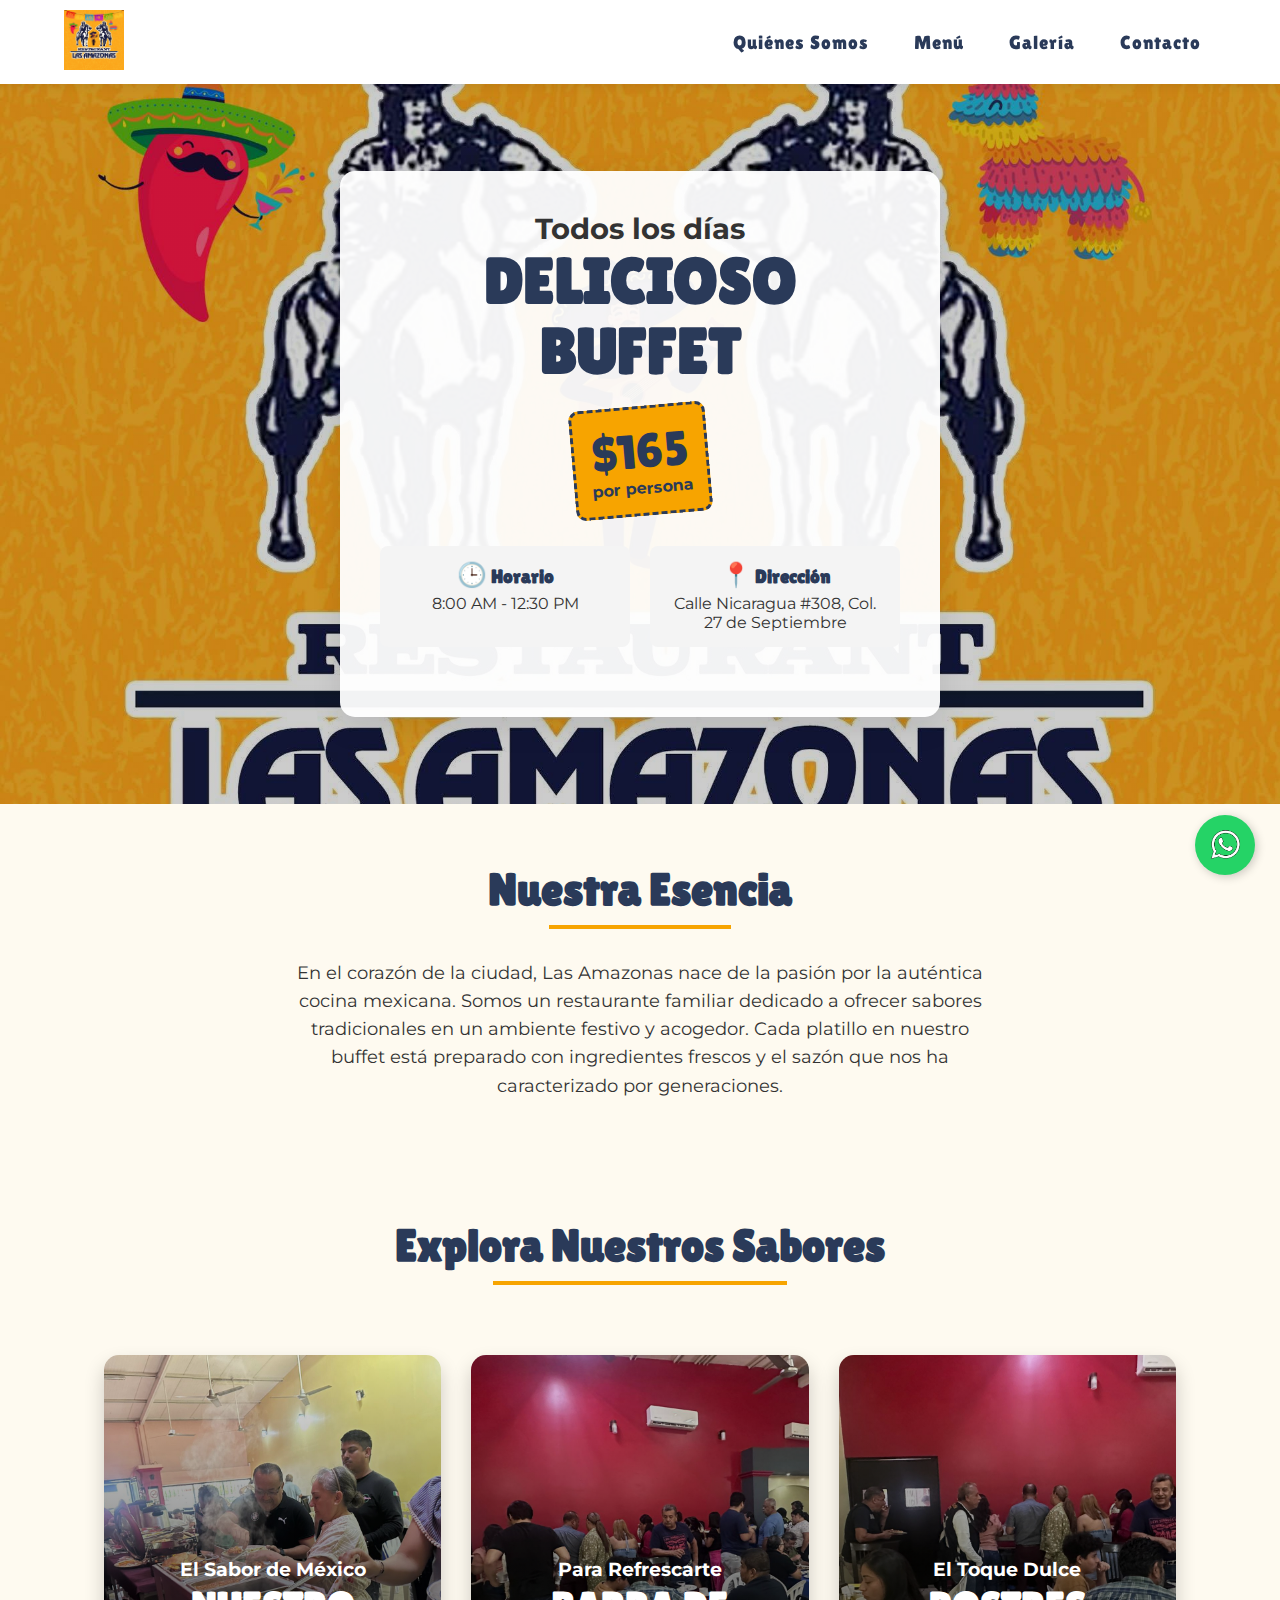
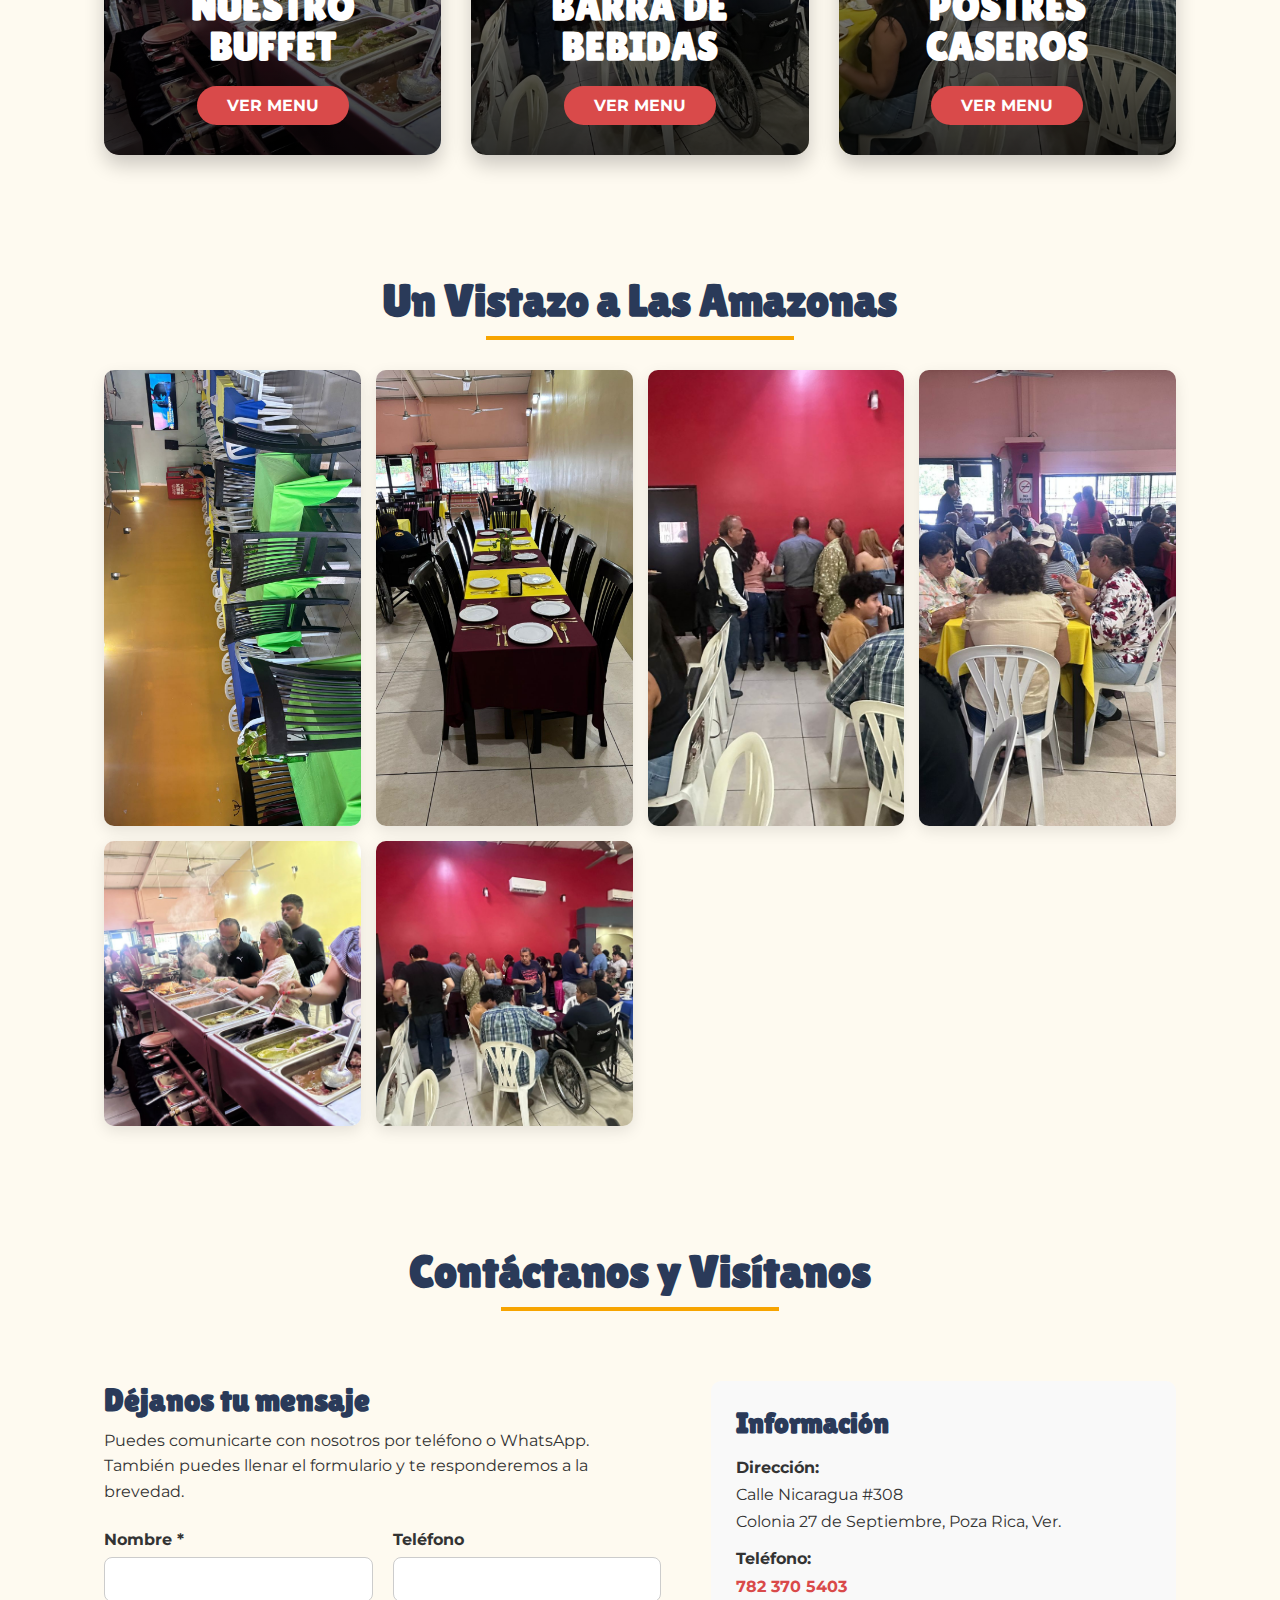
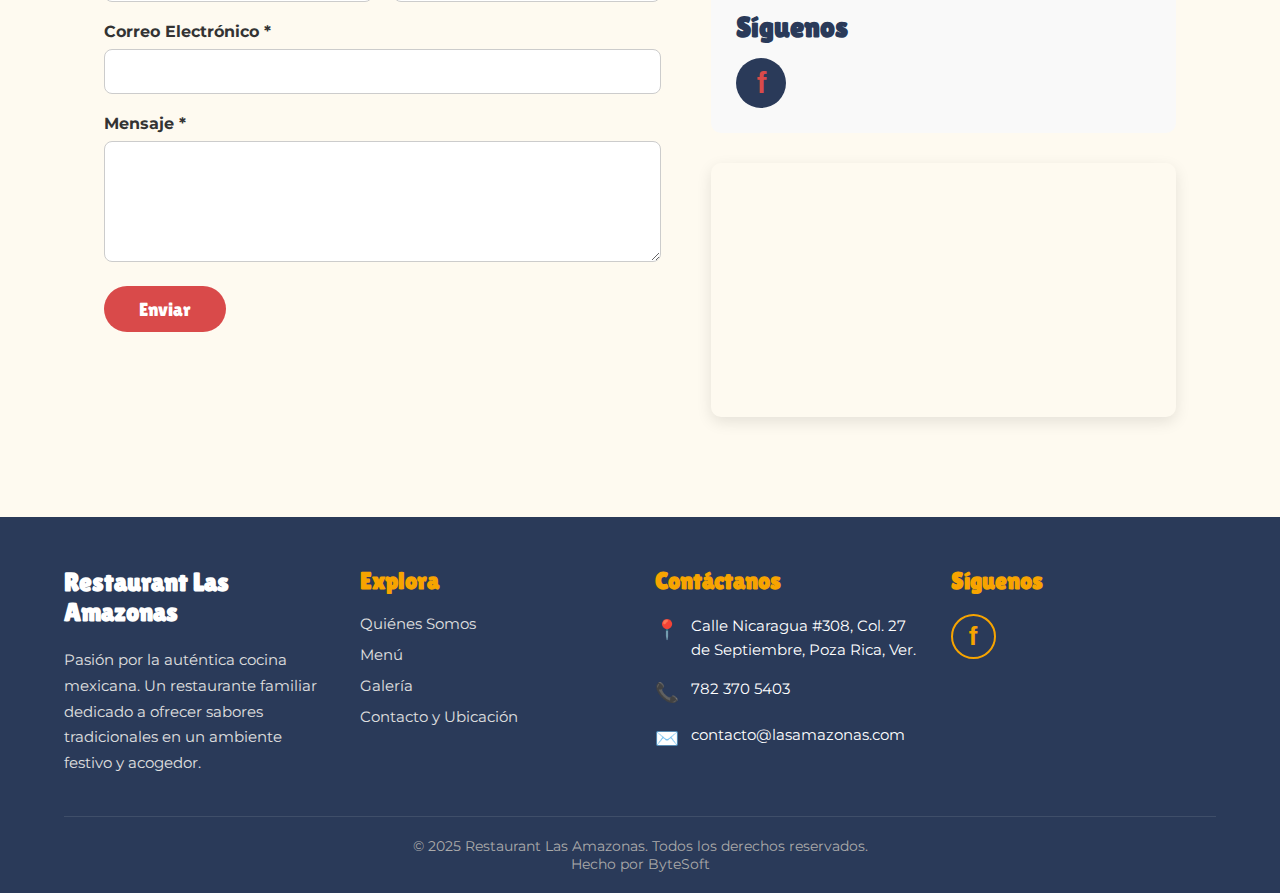
<file: Amazonas.html>
<!DOCTYPE html>
<html lang="es">
<head>
    <meta charset="UTF-8">
    <meta name="viewport" content="width=device-width, initial-scale=1.0">
    <title>Restaurant Las Amazonas</title>
    <link rel="icon" type="image/jpeg" href="logo.jpg">
    <link rel="stylesheet" href="Styles.css">
    <link rel="preconnect" href="https://fonts.googleapis.com">
    <link rel="preconnect" href="https://fonts.gstatic.com" crossorigin>
    <link href="https://fonts.googleapis.com/css2?family=Lilita+One&family=Montserrat:wght@400;700&display=swap" rel="stylesheet">
</head>
<body>

    <header class="main-header">
        <nav class="navbar">
            <div class="navbar-logo">
                <a href="#"><img src="logo.jpg" alt="Logo Restaurant Las Amazonas"></a>
            </div>
            <div class="navbar-menu">
                <a href="#quienes-somos">Quiénes Somos</a>
                <a href="menu.html">Menú</a>
                <a href="#galeria">Galería</a>
                <a href="#contacto">Contacto</a>
            </div>
        </nav>
    </header>

    <main>
        <a href="https://wa.me/5217823705403" class="whatsapp-float-btn" target="_blank">
    <img src="w.png" alt="Contactar por WhatsApp">
</a>
</a>

        <section class="hero">
            <div class="hero-content">
                <h1 class="hero-title">Todos los días</h1>
                <h2 class="hero-subtitle">DELICIOSO BUFFET</h2>
                <div class="price-badge">
                    <span class="price">$165</span>
                    <span class="per-person">por persona</span>
                </div>
                <div class="info-banner">
                    <div class="info-item">
                        <h3><span class="icon">🕒</span> Horario</h3>
                        <p>8:00 AM - 12:30 PM</p>
                    </div>
                    <div class="info-item">
                        <h3><span class="icon">📍</span> Dirección</h3>
                        <p>Calle Nicaragua #308, Col. 27 de Septiembre</p>
                    </div>
                </div>
            </div>
        </section>

        <section id="quienes-somos" class="content-section">
            <h2 class="section-title">Nuestra Esencia</h2>
            <p class="section-paragraph">
                En el corazón de la ciudad, Las Amazonas nace de la pasión por la auténtica cocina mexicana. Somos un restaurante familiar dedicado a ofrecer sabores tradicionales en un ambiente festivo y acogedor. Cada platillo en nuestro buffet está preparado con ingredientes frescos y el sazón que nos ha caracterizado por generaciones.
            </p>
        </section>

        <section id="menu" class="content-section">
            <h2 class="section-title">Explora Nuestros Sabores</h2>
            <div class="menu-container">
                <div class="menu-card">
                    <img src="g8.jpg" alt="Buffet de comida mexicana">
                    <div class="menu-card-overlay">
                        <h3>El Sabor de México</h3>
                        <h2>NUESTRO BUFFET</h2>
                        <a href="menu.html" class="btn-menu">VER MENU</a>
                    </div>
                </div>
                <div class="menu-card">
                    <img src="g9.jpg" alt="Bebidas refrescantes">
                    <div class="menu-card-overlay">
                        <h3>Para Refrescarte</h3>
                        <h2>BARRA DE BEBIDAS</h2>
                        <a href="menu.html" class="btn-menu">VER MENU</a>
                    </div>
                </div>
                <div class="menu-card">
                    <img src="g6.jpg" alt="Postres tradicionales">
                     <div class="menu-card-overlay">
                        <h3>El Toque Dulce</h3>
                        <h2>POSTRES CASEROS</h2>
                        <a href="menu.html" class="btn-menu">VER MENU</a>
                    </div>
                </div>
            </div>
        </section>

        <section id="galeria" class="content-section">
            <h2 class="section-title">Un Vistazo a Las Amazonas</h2>
            <div class="gallery-grid">
                <div class="gallery-item"><img src="g3.jpg" alt="Platillo 1"></div>
                <div class="gallery-item"><img src="g4.jpg" alt="Ambiente del restaurante"></div>
                <div class="gallery-item"><img src="g6.jpg" alt="Detalle de comida"></div>
                <div class="gallery-item"><img src="g7.jpg" alt="Bebida"></div>
                <div class="gallery-item"><img src="g8.jpg" alt="Tacos"></div>
                <div class="gallery-item"><img src="g9.jpg" alt="Decoración"></div>
            </div>
        </section>

        <section id="contacto" class="content-section">
    <h2 class="section-title">Contáctanos y Visítanos</h2>
    <div class="contact-container">
        
        <div class="contact-form">
            <h3>Déjanos tu mensaje</h3>
            <p class="form-intro">
                Puedes comunicarte con nosotros por teléfono o WhatsApp. También puedes llenar el formulario y te responderemos a la brevedad.
            </p>
            <form>
                <div class="form-row">
                    <div class="form-group">
                        <label for="nombre">Nombre *</label>
                        <input type="text" id="nombre" name="nombre" required>
                    </div>
                    <div class="form-group">
                        <label for="telefono">Teléfono</label>
                        <input type="tel" id="telefono" name="telefono">
                    </div>
                </div>
                <div class="form-group">
                    <label for="email">Correo Electrónico *</label>
                    <input type="email" id="email" name="email" required>
                </div>
                <div class="form-group">
                    <label for="mensaje">Mensaje *</label>
                    <textarea id="mensaje" name="mensaje" rows="5" required></textarea>
                </div>
                <button type="submit" class="btn-submit">Enviar</button>
            </form>
        </div>

        <div class="contact-details">
            <div class="contact-info">
                <h3>Información</h3>
                <p><strong>Dirección:</strong><br>Calle Nicaragua #308<br>Colonia 27 de Septiembre, Poza Rica, Ver.</p>
                <p><strong>Teléfono:</strong><br><a href="tel:7823705403">782 370 5403</a></p>
                <h3>Síguenos</h3>
                <div class="social-media">
                    <a href="https://www.facebook.com/RestaurantLasAmazonas/?locale=es_LA" target="_blank" class="social-icon facebook">f</a>
                </div>
            </div>
            <div class="contact-map">
                <iframe 
                    src="https://www.google.com/maps/embed?pb=!1m18!1m12!1m3!1d3744.595493011357!2d-97.4474780239339!3d20.523114502012012!2m3!1f0!2f0!3f0!3m2!1i1024!2i768!4f13.1!3m3!1m2!1s0x85d9c19321453a77%3A0x675f92271844b269!2sC.%20Nicaragua%20308%2C%2027%20de%20Septiembre%2C%2093320%20Poza%20Rica%20de%20Hidalgo%2C%20Ver.!5e0!3m2!1ses-419!2smx!4v1726873130985!5m2!1ses-419!2smx" 
                    width="600" 
                    height="450" 
                    style="border:0;" 
                    allowfullscreen="" 
                    loading="lazy" 
                    referrerpolicy="no-referrer-when-downgrade">
                </iframe>
            </div>
        </div>

    </div>
</section>
    </main>

    <footer class="main-footer">
    <div class="footer-container">
        <div class="footer-col">
            <h3 class="footer-title logo-font">Restaurant Las Amazonas</h3>
            <p>Pasión por la auténtica cocina mexicana. Un restaurante familiar dedicado a ofrecer sabores tradicionales en un ambiente festivo y acogedor.</p>
        </div>

        <div class="footer-col">
            <h3 class="footer-title">Explora</h3>
            <ul class="footer-links">
                <li><a href="#quienes-somos">Quiénes Somos</a></li>
                <li><a href="#menu">Menú</a></li>
                <li><a href="#galeria">Galería</a></li>
                <li><a href="#contacto">Contacto y Ubicación</a></li>
            </ul>
        </div>

        <div class="footer-col">
            <h3 class="footer-title">Contáctanos</h3>
            <ul class="footer-contact">
                <li><span class="icon">📍</span> Calle Nicaragua #308, Col. 27 de Septiembre, Poza Rica, Ver.</li>
                <li><span class="icon">📞</span> 782 370 5403</li>
                <li><span class="icon">✉️</span> contacto@lasamazonas.com</li>
            </ul>
        </div>

        <div class="footer-col">
            <h3 class="footer-title">Síguenos</h3>
            <div class="footer-social">
                <a href="https://www.facebook.com/RestaurantLasAmazonas/?locale=es_LA" target="_blank" class="social-icon facebook">f</a>
                </a>
            </div>
        </div>
    </div>
    <div class="footer-bottom">
        <p>&copy; 2025 Restaurant Las Amazonas. Todos los derechos reservados.</p>
        <p>Hecho por ByteSoft</p>
    </div>
</footer>

</body>
</html>
</file>
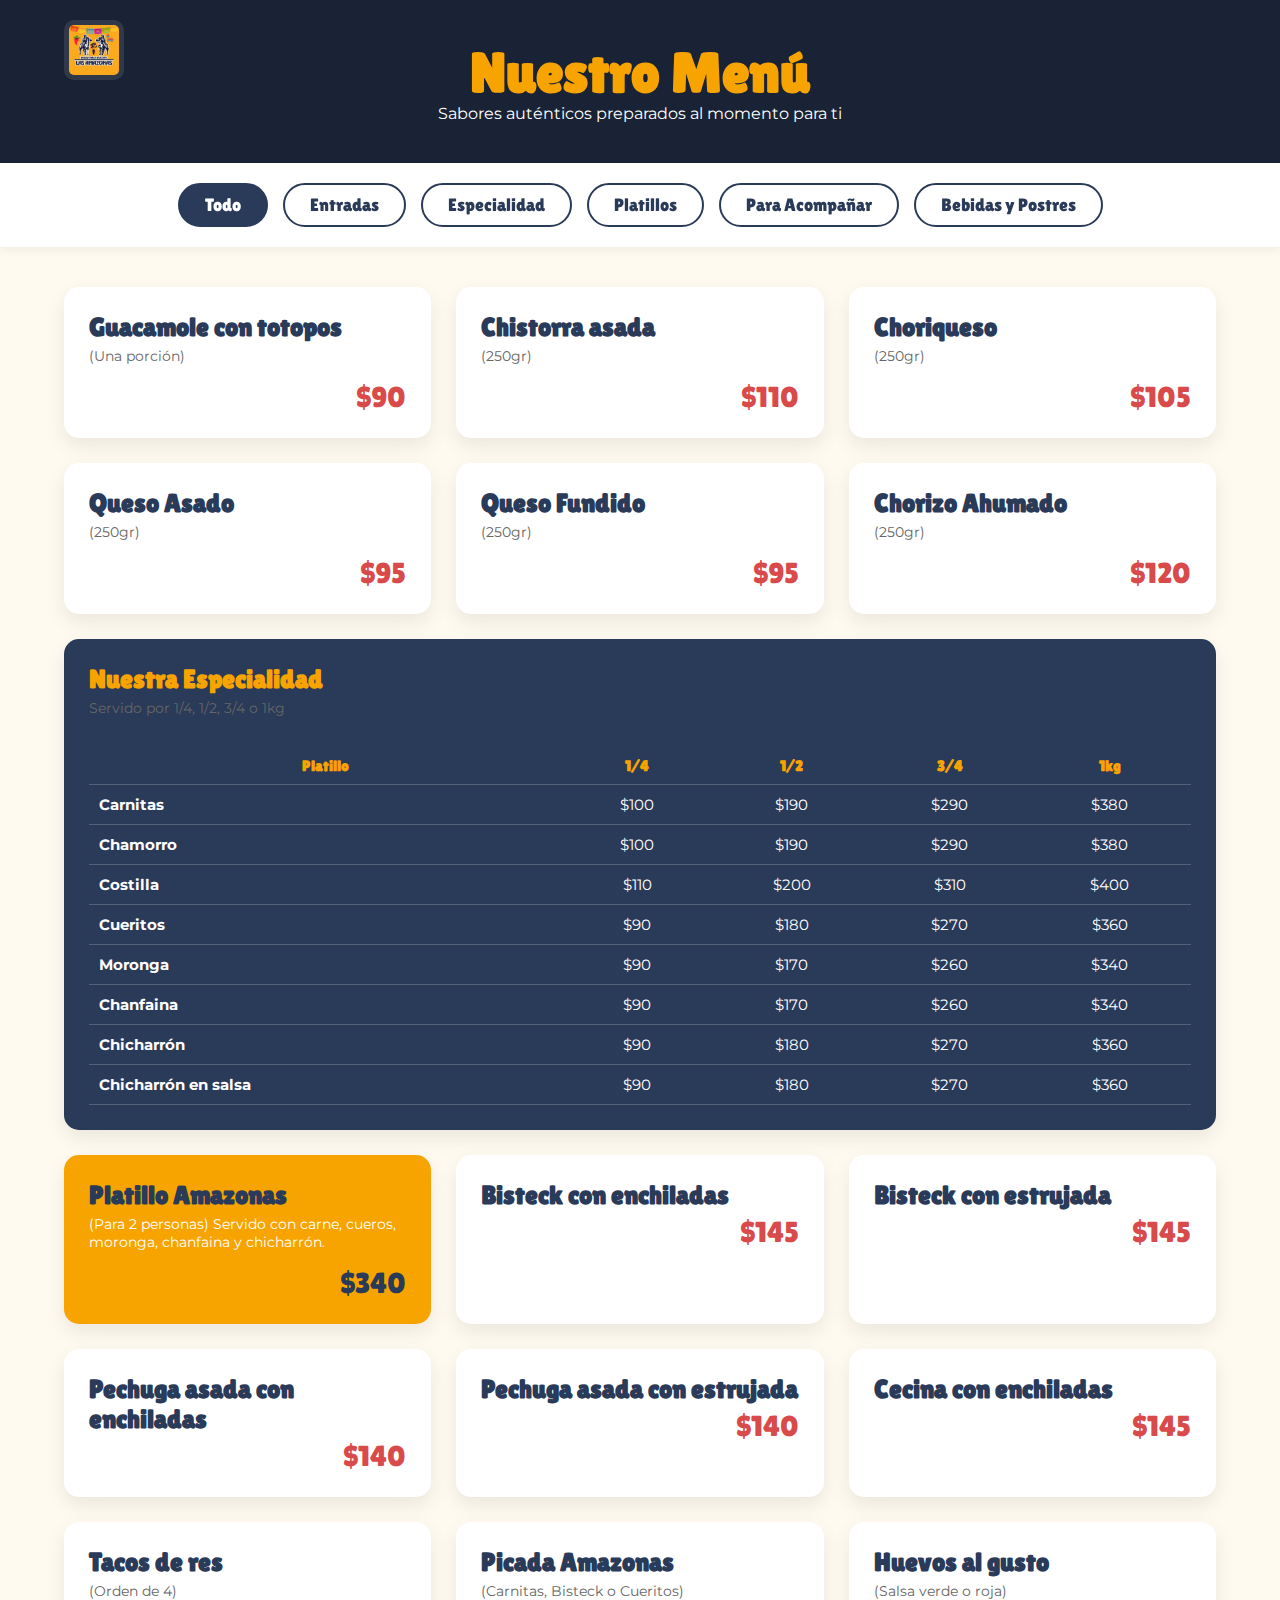
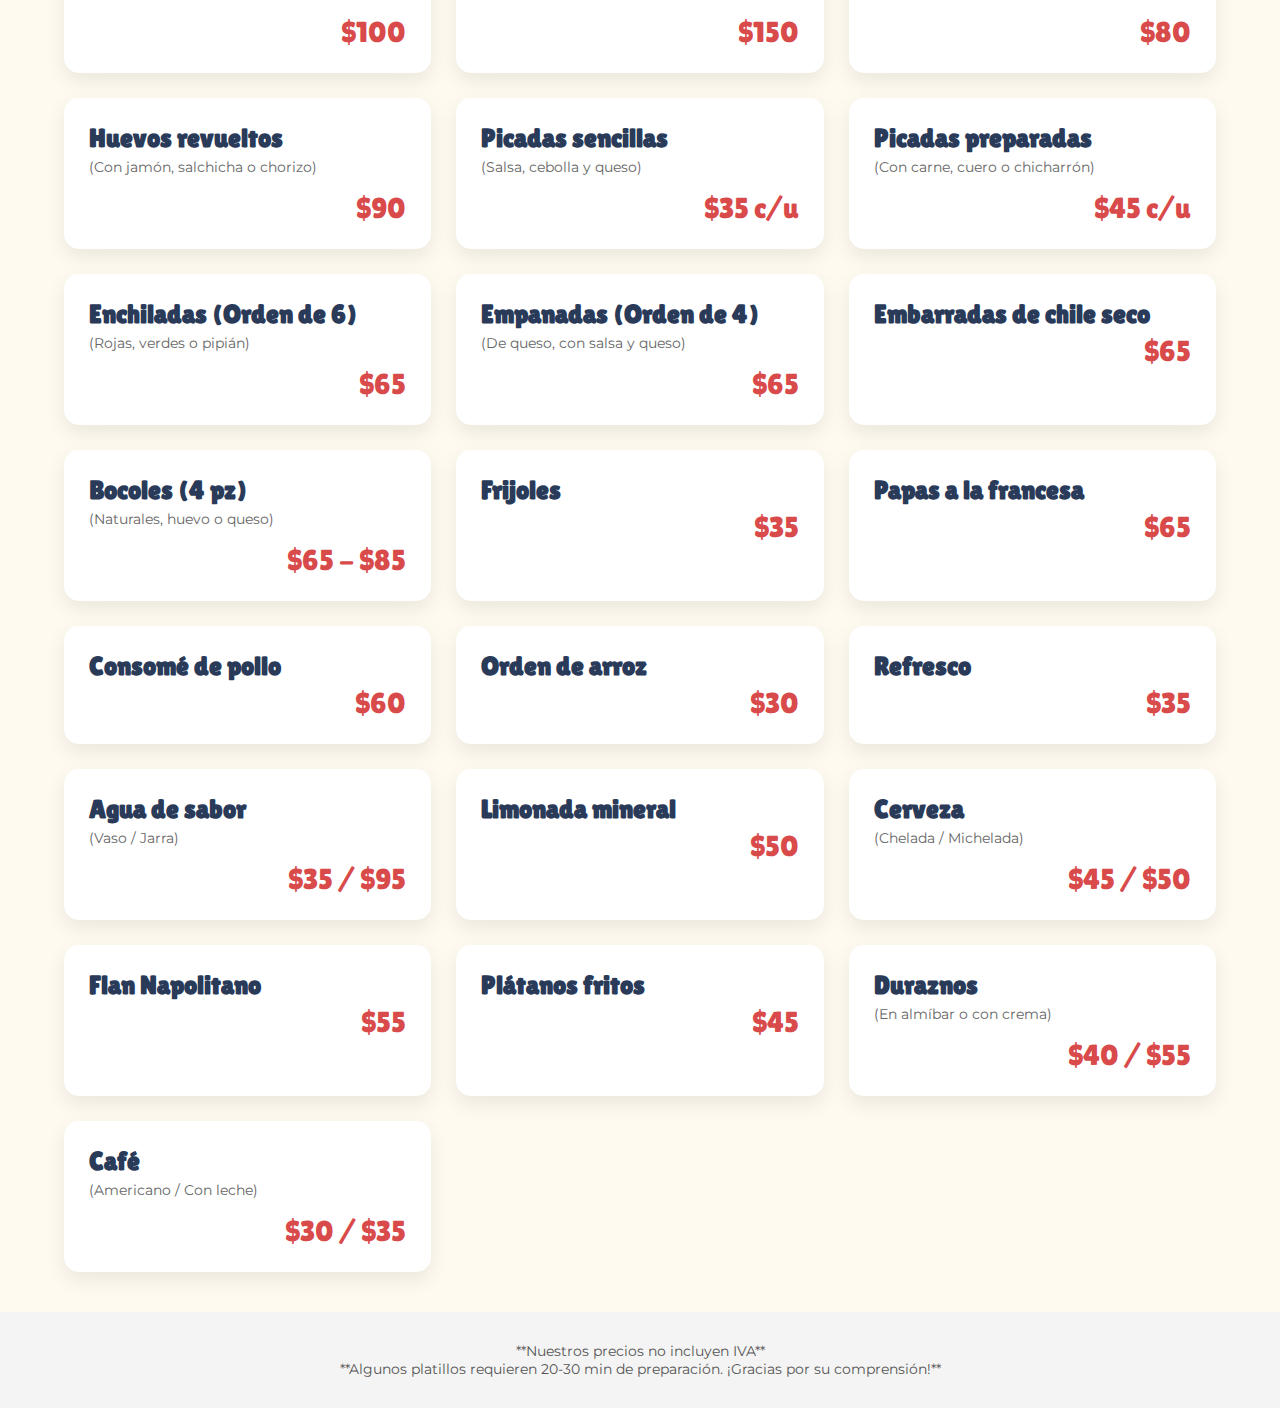
<file: menu.html>
<!DOCTYPE html>
<html lang="es">
<head>
    <meta charset="UTF-8">
    <meta name="viewport" content="width=device-width, initial-scale=1.0">
    <title>Menú - Restaurant Las Amazonas</title>
    <link rel="icon" type="image/jpeg" href="logo.jpg">
    <link rel="stylesheet" href="smenu.css">
    <link rel="preconnect" href="https://fonts.googleapis.com">
    <link rel="preconnect" href="https://fonts.gstatic.com" crossorigin>
    <link href="https://fonts.googleapis.com/css2?family=Lilita+One&family=Montserrat:wght@400;700&display=swap" rel="stylesheet">
</head>
<body>

    <nav class="main-nav">
        <a href="Amazonas.html">
            <img src="logo.jpg" alt="Volver al Inicio - Logo Las Amazonas">
        </a>
    </nav>

    <header class="menu-header">
        <h1>Nuestro Menú</h1>
        <p>Sabores auténticos preparados al momento para ti</p>
    </header>

    <div class="filter-container">
        <button class="filter-btn active" data-filter="all">Todo</button>
        <button class="filter-btn" data-filter="entradas">Entradas</button>
        <button class="filter-btn" data-filter="especialidad">Especialidad</button>
        <button class="filter-btn" data-filter="platillos">Platillos</button>
        <button class="filter-btn" data-filter="acompañar">Para Acompañar</button>
        <button class="filter-btn" data-filter="bebidas">Bebidas y Postres</button>
    </div>

    <main class="menu-grid">

        <div class="menu-item" data-category="entradas"><h3>Guacamole con totopos</h3><p>(Una porción)</p><span class="price">$90</span></div>
        <div class="menu-item" data-category="entradas"><h3>Chistorra asada</h3><p>(250gr)</p><span class="price">$110</span></div>
        <div class="menu-item" data-category="entradas"><h3>Choriqueso</h3><p>(250gr)</p><span class="price">$105</span></div>
        <div class="menu-item" data-category="entradas"><h3>Queso Asado</h3><p>(250gr)</p><span class="price">$95</span></div>
        <div class="menu-item" data-category="entradas"><h3>Queso Fundido</h3><p>(250gr)</p><span class="price">$95</span></div>
        <div class="menu-item" data-category="entradas"><h3>Chorizo Ahumado</h3><p>(250gr)</p><span class="price">$120</span></div>

        <div class="menu-item specialty-card" data-category="especialidad">
            <h3>Nuestra Especialidad</h3>
            <p>Servido por 1/4, 1/2, 3/4 o 1kg</p>
            <table class="specialty-table">
                <tr><th>Platillo</th><th>1/4</th><th>1/2</th><th>3/4</th><th>1kg</th></tr>
                <tr><td>Carnitas</td><td>$100</td><td>$190</td><td>$290</td><td>$380</td></tr>
                <tr><td>Chamorro</td><td>$100</td><td>$190</td><td>$290</td><td>$380</td></tr>
                <tr><td>Costilla</td><td>$110</td><td>$200</td><td>$310</td><td>$400</td></tr>
                <tr><td>Cueritos</td><td>$90</td><td>$180</td><td>$270</td><td>$360</td></tr>
                <tr><td>Moronga</td><td>$90</td><td>$170</td><td>$260</td><td>$340</td></tr>
                <tr><td>Chanfaina</td><td>$90</td><td>$170</td><td>$260</td><td>$340</td></tr>
                <tr><td>Chicharrón</td><td>$90</td><td>$180</td><td>$270</td><td>$360</td></tr>
                <tr><td>Chicharrón en salsa</td><td>$90</td><td>$180</td><td>$270</td><td>$360</td></tr>
            </table>
        </div>
        <div class="menu-item highlight" data-category="especialidad">
            <h3>Platillo Amazonas</h3>
            <p>(Para 2 personas) Servido con carne, cueros, moronga, chanfaina y chicharrón.</p>
            <span class="price">$340</span>
        </div>

        <div class="menu-item" data-category="platillos"><h3>Bisteck con enchiladas</h3><span class="price">$145</span></div>
        <div class="menu-item" data-category="platillos"><h3>Bisteck con estrujada</h3><span class="price">$145</span></div>
        <div class="menu-item" data-category="platillos"><h3>Pechuga asada con enchiladas</h3><span class="price">$140</span></div>
        <div class="menu-item" data-category="platillos"><h3>Pechuga asada con estrujada</h3><span class="price">$140</span></div>
        <div class="menu-item" data-category="platillos"><h3>Cecina con enchiladas</h3><span class="price">$145</span></div>
        <div class="menu-item" data-category="platillos"><h3>Tacos de res</h3><p>(Orden de 4)</p><span class="price">$100</span></div>

        <div class="menu-item" data-category="acompañar"><h3>Picada Amazonas</h3><p>(Carnitas, Bisteck o Cueritos)</p><span class="price">$150</span></div>
        <div class="menu-item" data-category="acompañar"><h3>Huevos al gusto</h3><p>(Salsa verde o roja)</p><span class="price">$80</span></div>
        <div class="menu-item" data-category="acompañar"><h3>Huevos revueltos</h3><p>(Con jamón, salchicha o chorizo)</p><span class="price">$90</span></div>
        <div class="menu-item" data-category="acompañar"><h3>Picadas sencillas</h3><p>(Salsa, cebolla y queso)</p><span class="price">$35 c/u</span></div>
        <div class="menu-item" data-category="acompañar"><h3>Picadas preparadas</h3><p>(Con carne, cuero o chicharrón)</p><span class="price">$45 c/u</span></div>
        <div class="menu-item" data-category="acompañar"><h3>Enchiladas (Orden de 6)</h3><p>(Rojas, verdes o pipián)</p><span class="price">$65</span></div>
        <div class="menu-item" data-category="acompañar"><h3>Empanadas (Orden de 4)</h3><p>(De queso, con salsa y queso)</p><span class="price">$65</span></div>
        <div class="menu-item" data-category="acompañar"><h3>Embarradas de chile seco</h3><span class="price">$65</span></div>
        <div class="menu-item" data-category="acompañar"><h3>Bocoles (4 pz)</h3><p>(Naturales, huevo o queso)</p><span class="price">$65 - $85</span></div>
        <div class="menu-item" data-category="acompañar"><h3>Frijoles</h3><span class="price">$35</span></div>
        <div class="menu-item" data-category="acompañar"><h3>Papas a la francesa</h3><span class="price">$65</span></div>
        <div class="menu-item" data-category="acompañar"><h3>Consomé de pollo</h3><span class="price">$60</span></div>
        <div class="menu-item" data-category="acompañar"><h3>Orden de arroz</h3><span class="price">$30</span></div>
        
        <div class="menu-item" data-category="bebidas"><h3>Refresco</h3><span class="price">$35</span></div>
        <div class="menu-item" data-category="bebidas"><h3>Agua de sabor</h3><p>(Vaso / Jarra)</p><span class="price">$35 / $95</span></div>
        <div class="menu-item" data-category="bebidas"><h3>Limonada mineral</h3><span class="price">$50</span></div>
        <div class="menu-item" data-category="bebidas"><h3>Cerveza</h3><p>(Chelada / Michelada)</p><span class="price">$45 / $50</span></div>
        <div class="menu-item" data-category="bebidas"><h3>Flan Napolitano</h3><span class="price">$55</span></div>
        <div class="menu-item" data-category="bebidas"><h3>Plátanos fritos</h3><span class="price">$45</span></div>
        <div class="menu-item" data-category="bebidas"><h3>Duraznos</h3><p>(En almíbar o con crema)</p><span class="price">$40 / $55</span></div>
        <div class="menu-item" data-category="bebidas"><h3>Café</h3><p>(Americano / Con leche)</p><span class="price">$30 / $35</span></div>

    </main>

    <footer class="menu-footer">
        <p>**Nuestros precios no incluyen IVA**</p>
        <p>**Algunos platillos requieren 20-30 min de preparación. ¡Gracias por su comprensión!**</p>
    </footer>

    <script>
        const filterButtons = document.querySelectorAll('.filter-btn');
        const menuItems = document.querySelectorAll('.menu-item');

        filterButtons.forEach(button => {
            button.addEventListener('click', () => {
                // Manejar el botón activo
                filterButtons.forEach(btn => btn.classList.remove('active'));
                button.classList.add('active');

                const filter = button.getAttribute('data-filter');

                // Filtrar los elementos del menú
                menuItems.forEach(item => {
                    item.style.display = 'none'; // Ocultar todos
                    if (filter === 'all' || item.getAttribute('data-category') === filter) {
                        // Usar un pequeño retraso para la animación
                        setTimeout(() => {
                           item.style.display = 'flex';
                        }, 10);
                    }
                });
            });
        });
    </script>

</body>
</html>
</file>
<file: Styles.css>
/* --- Variables de Color y Fuentes --- */
:root {
    --color-primary: #F7A400; /* Naranja/Amarillo del logo */
    --color-secondary: #2A3A59; /* Azul oscuro del texto del logo */
    --color-accent: #d94a4a; /* Rojo del chile para acentos */
    --color-light: #FFFFFF;
    --color-dark: #333333;
    --font-headings: 'Lilita One', cursive;
    --font-body: 'Montserrat', sans-serif;
}

/* --- Reseteo Básico y Estilos Generales --- */
html {
    scroll-behavior: smooth;
}

* {
    box-sizing: border-box;
    margin: 0;
    padding: 0;
}

body {
    font-family: var(--font-body);
    background-color: #fefaf0;
    color: var(--color-dark);
}

/* --- BOTÓN FLOTANTE DE WHATSAPP --- */
.whatsapp-float-btn {
    position: fixed;
    bottom: 25px;
    right: 25px;
    width: 60px;
    height: 60px;
    background-color: #25D366;
    color: #FFF;
    border-radius: 50%;
    box-shadow: 2px 2px 10px rgba(0, 0, 0, 0.2);
    display: flex;
    justify-content: center;
    align-items: center;
    z-index: 1000; /* Asegura que esté por encima de todo */
    transition: transform 0.3s ease, box-shadow 0.3s ease;
    text-decoration: none; /* Quita el subrayado del enlace */
}

.whatsapp-float-btn:hover {
    transform: scale(1.1);
    box-shadow: 4px 4px 15px rgba(0, 0, 0, 0.3);
}
.whatsapp-float-btn img {
    width: 35px; /* Ajusta el tamaño del ícono */
    height: auto;
}


/* --- Estilos de Secciones Generales --- */
.content-section {
    padding: 60px 5%;
    max-width: 1200px;
    margin: 0 auto;
    text-align: center;
}

.section-title {
    font-family: var(--font-headings);
    font-size: 2.8rem;
    color: var(--color-secondary);
    margin-bottom: 30px;
    position: relative;
    display: inline-block;
}

.section-title::after {
    content: '';
    display: block;
    width: 60%;
    height: 4px;
    background-color: var(--color-primary);
    margin: 10px auto 0;
}

.section-paragraph {
    max-width: 700px;
    margin: 0 auto;
    font-size: 1.1rem;
    line-height: 1.6;
}

/* --- Barra de Navegación --- */
.main-header {
    background-color: rgba(255, 255, 255, 0.95);
    backdrop-filter: blur(5px);
    box-shadow: 0 4px 8px rgba(0, 0, 0, 0.05);
    padding: 10px 5%;
    position: sticky;
    top: 0;
    z-index: 100;
}

.navbar {
    display: flex;
    justify-content: space-between;
    align-items: center;
    max-width: 1200px;
    margin: 0 auto;
}

.navbar-logo img {
    height: 60px;
    transition: transform 0.3s ease;
}

.navbar-logo img:hover {
    transform: scale(1.05);
}

.navbar-menu {
    display: flex;
    gap: 15px;
}

.navbar-menu a {
    font-family: var(--font-headings);
    text-decoration: none;
    color: var(--color-secondary);
    font-size: 1.2rem;
    letter-spacing: 1px;
    padding: 10px 15px;
    border-radius: 5px;
    transition: background-color 0.3s ease, color 0.3s ease;
}

.navbar-menu a:hover {
    background-color: var(--color-primary);
    color: var(--color-light);
}

/* --- SECCIÓN HERO (SIN CAMBIOS) --- */
.hero { background-image: linear-gradient(rgba(0,0,0,0.2), rgba(0,0,0,0.2)), url('logo.jpg'); background-size: cover; background-position: center; background-attachment: fixed; padding: 60px 20px; display: flex; justify-content: center; align-items: center; min-height: 80vh; }
.hero-content { background-color: rgba(255, 255, 255, 0.95); padding: 40px; border-radius: 15px; max-width: 600px; text-align: center; box-shadow: 0 10px 30px rgba(0,0,0,0.1); animation: fadeIn 1s ease-in-out; }
@keyframes fadeIn { from { opacity: 0; transform: translateY(20px); } to { opacity: 1; transform: translateY(0); } }
.hero-title { font-family: var(--font-body); font-weight: 700; font-size: 1.8rem; color: var(--color-dark); }
.hero-subtitle { font-family: var(--font-headings); font-size: 4rem; color: var(--color-secondary); margin-bottom: 20px; line-height: 1.1; }
.price-badge { background-color: var(--color-primary); color: var(--color-secondary); padding: 15px; border-radius: 10px; display: inline-block; margin-bottom: 30px; border: 3px dashed var(--color-secondary); transform: rotate(-5deg); transition: transform 0.3s ease; }
.price-badge:hover { transform: rotate(0deg) scale(1.1); }
.price-badge .price { font-family: var(--font-headings); font-size: 3rem; display: block; }
.price-badge .per-person { font-family: var(--font-body); font-weight: 700; font-size: 1rem; }
.info-banner { display: flex; justify-content: space-around; gap: 20px; margin-bottom: 30px; }
.info-item { background-color: #f4f4f4; padding: 15px; border-radius: 8px; flex: 1; }
.info-item h3 { font-family: var(--font-headings); color: var(--color-secondary); font-size: 1.2rem; margin-bottom: 5px; }
.info-item .icon { font-size: 1.5rem; }
.cta-button { display: inline-block; background-color: var(--color-secondary); color: var(--color-light); font-family: var(--font-headings); text-decoration: none; font-size: 1.5rem; padding: 15px 30px; border-radius: 50px; transition: background-color 0.3s ease, transform 0.3s ease; box-shadow: 0 4px 15px rgba(0,0,0,0.2); }
.cta-button:hover { background-color: var(--color-accent); transform: scale(1.05); }

/* --- NUEVO: Sección Menú --- */
.menu-container {
    display: grid;
    grid-template-columns: repeat(auto-fit, minmax(300px, 1fr));
    gap: 30px;
    margin-top: 40px;
}
.menu-card {
    position: relative;
    border-radius: 15px;
    overflow: hidden;
    height: 400px;
    box-shadow: 0 10px 20px rgba(0,0,0,0.2);
    color: var(--color-light);
}
.menu-card img {
    width: 100%;
    height: 100%;
    object-fit: cover;
    transition: transform 0.5s ease;
}
.menu-card:hover img {
    transform: scale(1.1);
}
.menu-card-overlay {
    position: absolute;
    top: 0;
    left: 0;
    width: 100%;
    height: 100%;
    background: linear-gradient(to top, rgba(0,0,0,0.8), rgba(0,0,0,0.1));
    display: flex;
    flex-direction: column;
    justify-content: flex-end;
    align-items: center;
    padding: 30px;
    text-align: center;
}
.menu-card h3 {
    font-family: var(--font-body);
    font-weight: 700;
}
.menu-card h2 {
    font-family: var(--font-headings);
    font-size: 2.5rem;
    line-height: 1;
    margin: 5px 0 20px 0;
}
.btn-menu {
    background-color: var(--color-accent);
    color: var(--color-light);
    text-decoration: none;
    padding: 10px 30px;
    border-radius: 50px;
    font-weight: 700;
    transition: background-color 0.3s ease;
}
.btn-menu:hover {
    background-color: var(--color-primary);
    color: var(--color-secondary);
}

/* --- NUEVO: Sección Galería --- */
.gallery-grid {
    display: grid;
    grid-template-columns: repeat(auto-fit, minmax(250px, 1fr));
    gap: 15px;
}
.gallery-item {
    border-radius: 10px;
    overflow: hidden;
    box-shadow: 0 5px 15px rgba(0,0,0,0.1);
}
.gallery-item img {
    width: 100%;
    height: 100%;
    object-fit: cover;
    display: block;
    transition: transform 0.4s ease, filter 0.4s ease;
}
.gallery-item img:hover {
    transform: scale(1.05);
    filter: brightness(1.1);
}


/*
============================================
    ESTILOS PARA LA SECCIÓN DE REELS
============================================
*/

/* Estilo general para la sección de reels */
#reels {
    padding-top: 50px;
    padding-bottom: 50px;
    background-color: #fff; /* O el color de fondo que prefieras */
}

/* Contenedor principal de los reels (usa Grid para adaptabilidad) */
.reels-container {
    display: grid;
    /* Columnas automáticas:
        - Cada columna tendrá un mínimo de 250px.
        - Se ajustarán para ocupar el espacio disponible (1fr).
        - En móviles (menos de 560px aprox.) se verá 1 columna.
        - En tablets (más de 560px) se verán 2 columnas.
        - En escritorio (más de 840px) se verán 3 o 4 columnas.
    */
    grid-template-columns: repeat(auto-fit, minmax(250px, 1fr));
    gap: 2rem; /* Espacio entre cada reel */
    max-width: 1200px; /* Ancho máximo para la sección */
    margin: 0 auto; /* Centra el contenedor */
    padding: 0 1rem; /* Pequeño padding a los lados */
}

/* Estilo para cada tarjeta de reel individual */
.reel-item {
    background-color: #f0f0f0;
    border-radius: 16px;
    overflow: hidden; /* Oculta lo que se salga de los bordes redondeados */
    box-shadow: 0 10px 20px rgba(0, 0, 0, 0.1);
    /* Proporción vertical perfecta para un reel (9:16) */
    aspect-ratio: 9 / 16;
    transition: transform 0.3s ease-in-out, box-shadow 0.3s ease-in-out;
}

/* Efecto al pasar el cursor por encima (solo en escritorio) */
@media (hover: hover) {
    .reel-item:hover {
        transform: translateY(-8px) scale(1.03);
        box-shadow: 0 15px 30px rgba(0, 0, 0, 0.15);
    }
}

/* Estilo para la etiqueta de video dentro de la tarjeta */
.reel-item video {
    width: 100%;
    height: 100%;
    /* El video cubre todo el espacio sin deformarse */
    object-fit: cover;
    display: block; /* Elimina espacios extra debajo del video */
}





/* --- NUEVO: Sección Contacto (Actualizada con Formulario) --- */
.contact-container {
    display: grid;
    grid-template-columns: 1.2fr 1fr; /* Darle un poco más de espacio al formulario */
    gap: 50px;
    text-align: left;
    margin-top: 40px;
}

.contact-form h3 {
    font-family: var(--font-headings);
    color: var(--color-secondary);
    font-size: 2rem;
    margin-bottom: 10px;
}

.form-intro {
    margin-bottom: 25px;
    line-height: 1.6;
}

.form-row {
    display: flex;
    gap: 20px;
}

.form-group {
    margin-bottom: 20px;
    width: 100%;
}

.form-group label {
    display: block;
    margin-bottom: 8px;
    font-weight: 700;
    color: var(--color-dark);
}

.form-group input,
.form-group textarea {
    width: 100%;
    padding: 12px;
    border: 1px solid #ccc;
    border-radius: 8px;
    font-family: var(--font-body);
    font-size: 1rem;
    transition: border-color 0.3s ease, box-shadow 0.3s ease;
}

.form-group input:focus,
.form-group textarea:focus {
    outline: none;
    border-color: var(--color-primary);
    box-shadow: 0 0 5px rgba(247, 164, 0, 0.5);
}

.btn-submit {
    background-color: var(--color-accent);
    color: var(--color-light);
    font-family: var(--font-headings);
    font-size: 1.2rem;
    padding: 12px 35px;
    border: none;
    border-radius: 50px;
    cursor: pointer;
    transition: background-color 0.3s ease, transform 0.3s ease;
}

.btn-submit:hover {
    background-color: var(--color-secondary);
    transform: scale(1.05);
}

.contact-details {
    display: flex;
    flex-direction: column;
    gap: 30px;
}

.contact-info {
    background-color: #f9f9f9;
    padding: 25px;
    border-radius: 10px;
}

.contact-info h3 {
    font-family: var(--font-headings);
    color: var(--color-secondary);
    font-size: 1.8rem;
    margin-bottom: 15px;
}

.contact-info p {
    line-height: 1.7;
    margin-bottom: 10px;
}

.contact-info a {
    color: var(--color-accent);
    text-decoration: none;
    font-weight: 700;
}

.social-media {
    margin-top: 10px;
}

.social-icon {
    display: inline-block;
    width: 50px;
    height: 50px;
    background-color: var(--color-secondary);
    color: var(--color-light);
    border-radius: 50%;
    text-align: center;
    line-height: 50px;
    font-size: 1.8rem;
    font-family: sans-serif;
    font-weight: bold;
    text-decoration: none;
    transition: background-color 0.3s ease, transform 0.3s ease;
}

.social-icon.facebook:hover {
    background-color: #1877F2;
    transform: scale(1.1);
}

.contact-map iframe {
    width: 100%;
    height: 100%;
    min-height: 250px;
    border-radius: 10px;
    box-shadow: 0 5px 15px rgba(0,0,0,0.1);
}

/* --- Ajuste de Responsividad para la sección de contacto --- */
@media (max-width: 992px) {
    .contact-container {
        grid-template-columns: 1fr;
    }
}

/* --- Pie de Página --- */
.main-footer {
    background-color: var(--color-secondary);
    color: var(--color-light);
    padding: 50px 5% 0; /* Añadimos padding arriba y a los lados, pero no abajo */
    margin-top: 40px;
}

.footer-container {
    display: grid;
    grid-template-columns: repeat(auto-fit, minmax(250px, 1fr));
    gap: 30px;
    max-width: 1200px;
    margin: 0 auto;
    padding-bottom: 40px;
}

.footer-col {
    font-size: 0.95rem;
}

.footer-title {
    font-family: var(--font-headings);
    color: var(--color-primary);
    font-size: 1.5rem;
    margin-bottom: 20px;
}

.footer-title.logo-font {
    font-size: 1.6rem;
    color: var(--color-light); /* El logo principal lo dejamos en blanco */
}

.footer-col p {
    line-height: 1.7;
    color: #e0e0e0; /* Un gris claro para mejor legibilidad */
}

.footer-links, .footer-contact {
    list-style: none;
    padding: 0;
}

.footer-links li {
    margin-bottom: 12px;
}

.footer-links a {
    color: #e0e0e0;
    text-decoration: none;
    transition: color 0.3s ease, padding-left 0.3s ease;
}

.footer-links a:hover {
    color: var(--color-primary);
    padding-left: 5px;
}

.footer-contact li {
    display: flex;
    align-items: flex-start;
    margin-bottom: 15px;
    line-height: 1.6;
}

.footer-contact .icon {
    margin-right: 12px;
    font-size: 1.2rem;
    color: var(--color-primary);
}

.footer-social {
    display: flex;
    gap: 15px;
    align-items: center;
}

.footer-social .social-icon {
    display: flex;
    justify-content: center;
    align-items: center;
    width: 45px;
    height: 45px;
    background-color: transparent;
    border: 2px solid var(--color-primary);
    color: var(--color-primary);
    border-radius: 50%;
    text-decoration: none;
    transition: background-color 0.3s ease, color 0.3s ease;
    font-size: 1.6rem;
    font-family: sans-serif;
    font-weight: bold;
}

.footer-social .social-icon:hover {
    background-color: var(--color-primary);
    color: var(--color-secondary);
}

.footer-social .social-icon.instagram {
    padding-top: 2px; /* Pequeño ajuste para centrar el SVG */
}

.footer-bottom {
    text-align: center;
    padding: 20px 0;
    border-top: 1px solid rgba(255, 255, 255, 0.1);
    font-size: 0.9rem;
    color: #aaa;
}

/* --- Responsividad para Móviles --- */
@media (max-width: 768px) {
    .section-title { font-size: 2.2rem; }
    .hero-subtitle { font-size: 3rem; }
    .info-banner { flex-direction: column; }
    .navbar { flex-direction: column; gap: 10px; }
    .navbar-menu { flex-wrap: wrap; justify-content: center; }
    .navbar-menu a { font-size: 1rem; padding: 8px 10px; }
    .contact-container { grid-template-columns: 1fr; }
}
</file>
<file: smenu.css>
/* --- Variables de Color y Fuentes --- */
:root {
    --color-primary: #F7A400; /* Naranja/Amarillo del logo */
    --color-secondary: #2A3A59; /* Azul oscuro del texto del logo */
    --color-accent: #d94a4a; /* Rojo para destacar */
    --color-light: #FFFFFF;
    --color-dark: #333333;
    --color-bg: #fefaf0;
    --font-headings: 'Lilita One', cursive;
    --font-body: 'Montserrat', sans-serif;
}


/* --- BARRA DE NAVEGACIÓN (AÑADIR ESTE CÓDIGO) --- */
.main-nav {
    position: absolute;
    top: 0;
    left: 0;
    width: 100%;
    padding: 20px 5%;
    z-index: 110; /* Asegura que esté por encima de todo */
}

.main-nav a {
    display: inline-block;
}

.main-nav img {
    height: 60px; /* Ajusta el tamaño del logo si es necesario */
    transition: transform 0.3s ease;
    background: rgba(255, 255, 255, 0.1); /* Opcional: un ligero fondo para resaltar */
    backdrop-filter: blur(2px);
    border-radius: 10px;
    padding: 5px;
}

.main-nav img:hover {
    transform: scale(1.05);
}


/* --- Encabezado del Menú (MODIFICAR ESTA REGLA) --- */
.menu-header {
    background-color: var(--color-secondary);
    color: var(--color-light);
    text-align: center;
    padding: 100px 20px 40px 20px; /* Cambiado: Aumentar el padding-top */
    background-image: linear-gradient(rgba(0,0,0,0.4), rgba(0,0,0,0.4)), url('https://images.unsplash.com/photo-1555939594-58d7cb561ad1?q=80&w=1974');
    background-size: cover;
    background-position: center;
    position: relative; /* Necesario para el contexto de la nav bar */
}

/* --- Estilos Generales --- */
* {
    box-sizing: border-box;
    margin: 0;
    padding: 0;
}

body {
    font-family: var(--font-body);
    background-color: var(--color-bg);
    color: var(--color-dark);
}

/* --- Encabezado del Menú --- */
.menu-header {
    background-color: var(--color-secondary);
    color: var(--color-light);
    text-align: center;
    padding: 40px 20px;
    background-image: linear-gradient(rgba(0,0,0,0.4), rgba(0,0,0,0.4)), url('https://images.unsplash.com/photo-1555939594-58d7cb561ad1?q=80&w=1974');
    background-size: cover;
    background-position: center;
}

.menu-header h1 {
    font-family: var(--font-headings);
    font-size: 3.5rem;
    color: var(--color-primary);
}

/* --- Contenedor de Filtros --- */
.filter-container {
    display: flex;
    justify-content: center;
    flex-wrap: wrap;
    gap: 15px;
    padding: 20px;
    background-color: var(--color-light);
    position: sticky;
    top: 0;
    z-index: 100;
    box-shadow: 0 4px 8px rgba(0,0,0,0.05);
}

.filter-btn {
    font-family: var(--font-headings);
    font-size: 1.1rem;
    padding: 10px 25px;
    border-radius: 50px;
    border: 2px solid var(--color-secondary);
    background-color: transparent;
    color: var(--color-secondary);
    cursor: pointer;
    transition: all 0.3s ease;
}

.filter-btn:hover {
    background-color: var(--color-primary);
    color: var(--color-light);
    border-color: var(--color-primary);
}

.filter-btn.active {
    background-color: var(--color-secondary);
    color: var(--color-light);
}

/* --- Grid del Menú --- */
.menu-grid {
    display: grid;
    grid-template-columns: repeat(auto-fit, minmax(320px, 1fr));
    gap: 25px;
    padding: 40px 5%;
    max-width: 1400px;
    margin: 0 auto;
}

/* --- Tarjetas de Platillos --- */
.menu-item {
    background-color: var(--color-light);
    padding: 25px;
    border-radius: 15px;
    box-shadow: 0 8px 20px rgba(0,0,0,0.08);
    display: flex;
    flex-direction: column;
    transition: transform 0.3s ease, box-shadow 0.3s ease;
    animation: fadeIn 0.6s ease-out;
}

@keyframes fadeIn {
    from { opacity: 0; transform: translateY(20px); }
    to { opacity: 1; transform: translateY(0); }
}

.menu-item:hover {
    transform: translateY(-8px);
    box-shadow: 0 12px 25px rgba(0,0,0,0.12);
}

.menu-item h3 {
    font-family: var(--font-headings);
    font-size: 1.6rem;
    color: var(--color-secondary);
    margin-bottom: 5px;
}

.menu-item p {
    color: #666;
    font-size: 0.9rem;
    flex-grow: 1; /* Empuja el precio hacia abajo */
    margin-bottom: 15px;
}

.menu-item .price {
    font-family: var(--font-headings);
    font-size: 1.8rem;
    color: var(--color-accent);
    align-self: flex-end; /* Alinea el precio a la derecha */
}

/* --- Estilos Especiales --- */
.menu-item.highlight {
    background-color: var(--color-primary);
    color: var(--color-light);
}
.menu-item.highlight h3, .menu-item.highlight .price {
    color: var(--color-secondary);
}
.menu-item.highlight p {
    color: var(--color-light);
}

.menu-item.specialty-card {
    grid-column: 1 / -1; /* Ocupa todo el ancho */
    background-color: var(--color-secondary);
    color: var(--color-light);
}
.menu-item.specialty-card h3 {
    color: var(--color-primary);
}

.specialty-table {
    width: 100%;
    border-collapse: collapse;
    margin-top: 15px;
    font-size: 0.95rem;
}
.specialty-table th, .specialty-table td {
    padding: 10px;
    text-align: center;
    border-bottom: 1px solid rgba(255,255,255,0.2);
}
.specialty-table th {
    font-family: var(--font-headings);
    color: var(--color-primary);
}
.specialty-table td:first-child {
    text-align: left;
    font-weight: bold;
}

/* --- Footer del Menú --- */
.menu-footer {
    text-align: center;
    padding: 30px 20px;
    background-color: #f4f4f4;
    color: #555;
    font-size: 0.9rem;
}

/* --- Responsividad --- */
@media (max-width: 600px) {
    .menu-header h1 { font-size: 2.5rem; }
    .filter-btn { font-size: 1rem; padding: 8px 18px; }
}
</file>
